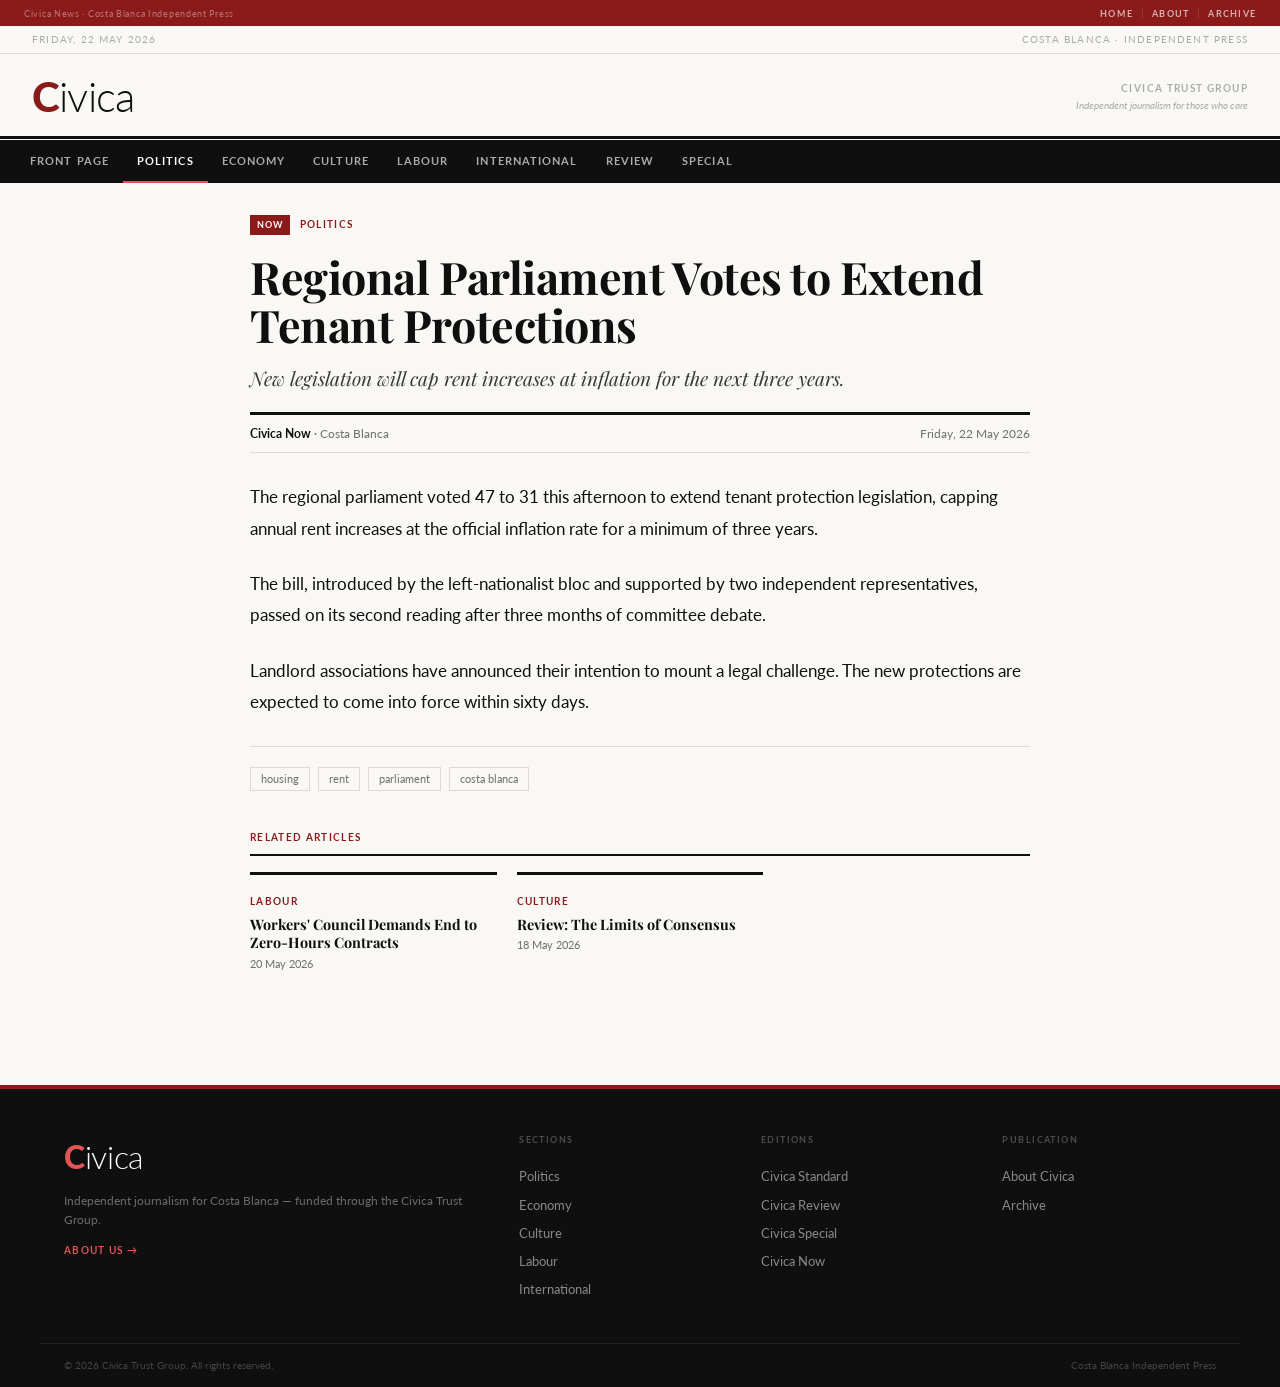
<file: parliament-tenant-protections.html>
<!DOCTYPE html>
<html lang="en">
<head>
  <meta charset="UTF-8">
  <meta name="viewport" content="width=device-width, initial-scale=1.0">
  <title>Regional Parliament Votes to Extend Tenant Protections — Civica News</title>
  <link rel="preconnect" href="https://fonts.googleapis.com">
  <link href="https://fonts.googleapis.com/css2?family=Lato:ital,wght@0,300;0,400;0,700;0,900;1,400&family=Playfair+Display:ital,wght@0,400;0,700;1,400&display=swap" rel="stylesheet">
  <link rel="stylesheet" href="article.css">
</head>
<body>
<div class="topbar">
  <span class="topbar-pub">Civica News · Costa Blanca Independent Press</span>
  <div class="topbar-links">
    <a href="../index.html">Home</a><span class="sep">|</span>
    <a href="../about.html">About</a><span class="sep">|</span>
    <a href="../articles/">Archive</a>
  </div>
</div>
<header class="masthead">
  <div class="date-strip">
    <div class="dateline">Friday, 22 May 2026</div>
    <div class="dateline right">Costa Blanca · Independent Press</div>
  </div>
  <div class="logo-row">
    <a href="../index.html" class="logo"><span class="c">C</span>ivica</a>
    <div class="logo-sub">
      <div class="logo-sub-name">Civica Trust Group</div>
      <div class="logo-sub-tag"><em>Independent journalism for those who care</em></div>
    </div>
  </div>
  <div class="double-rule"></div>
  <nav class="main-nav">
    <a href="../index.html">Front Page</a>
    <a href="#" class="active">Politics</a>
    <a href="#">Economy</a><a href="#">Culture</a><a href="#">Labour</a>
    <a href="#">International</a><a href="#">Review</a><a href="#">Special</a>
  </nav>
</header>
<div class="article-wrap">
  <div class="article-header">
    <div class="breadcrumb">
      <span class="badge badge-Now">Now</span>
      <span class="cat">Politics</span>
    </div>
    <h1 class="article-title">Regional Parliament Votes to Extend Tenant Protections</h1>
    <p class="article-subtitle">New legislation will cap rent increases at inflation for the next three years.</p>
    <div class="article-meta">
      <span><strong>Civica Now</strong> · Costa Blanca</span>
      <time>Friday, 22 May 2026</time>
    </div>
  </div>
  <div class="article-body">
    <p>The regional parliament voted 47 to 31 this afternoon to extend tenant protection legislation, capping annual rent increases at the official inflation rate for a minimum of three years.</p>
    <p>The bill, introduced by the left-nationalist bloc and supported by two independent representatives, passed on its second reading after three months of committee debate.</p>
    <p>Landlord associations have announced their intention to mount a legal challenge. The new protections are expected to come into force within sixty days.</p>
  </div>
  <div class="article-tags">
    <a href="#">housing</a><a href="#">rent</a><a href="#">parliament</a><a href="#">costa blanca</a>
  </div>
  <div class="related">
    <p class="related-label">Related Articles</p>
    <div class="related-grid">
      <a href="workers-council-zero-hours.html" class="related-item">
        <span class="cat">Labour</span>
        <h4>Workers' Council Demands End to Zero-Hours Contracts</h4>
        <p class="byline">20 May 2026</p>
      </a>
      <a href="review-limits-of-consensus.html" class="related-item">
        <span class="cat">Culture</span>
        <h4>Review: The Limits of Consensus</h4>
        <p class="byline">18 May 2026</p>
      </a>
    </div>
  </div>
</div>
<footer class="site-footer">
  <div class="footer-accent"></div>
  <div class="footer-inner">
    <div class="footer-brand">
      <div class="footer-logo"><span>C</span>ivica</div>
      <p>Independent journalism for Costa Blanca — funded through the Civica Trust Group.</p>
      <a href="../about.html" class="footer-about">About us →</a>
    </div>
    <div class="footer-col"><p class="footer-heading">Sections</p><a href="#">Politics</a><a href="#">Economy</a><a href="#">Culture</a><a href="#">Labour</a><a href="#">International</a></div>
    <div class="footer-col"><p class="footer-heading">Editions</p><a href="#">Civica Standard</a><a href="#">Civica Review</a><a href="#">Civica Special</a><a href="#">Civica Now</a></div>
    <div class="footer-col"><p class="footer-heading">Publication</p><a href="../about.html">About Civica</a><a href="../articles/">Archive</a></div>
  </div>
  <div class="footer-bottom"><span>© 2026 Civica Trust Group. All rights reserved.</span><span>Costa Blanca Independent Press</span></div>
</footer>
</body>
</html>
</file>
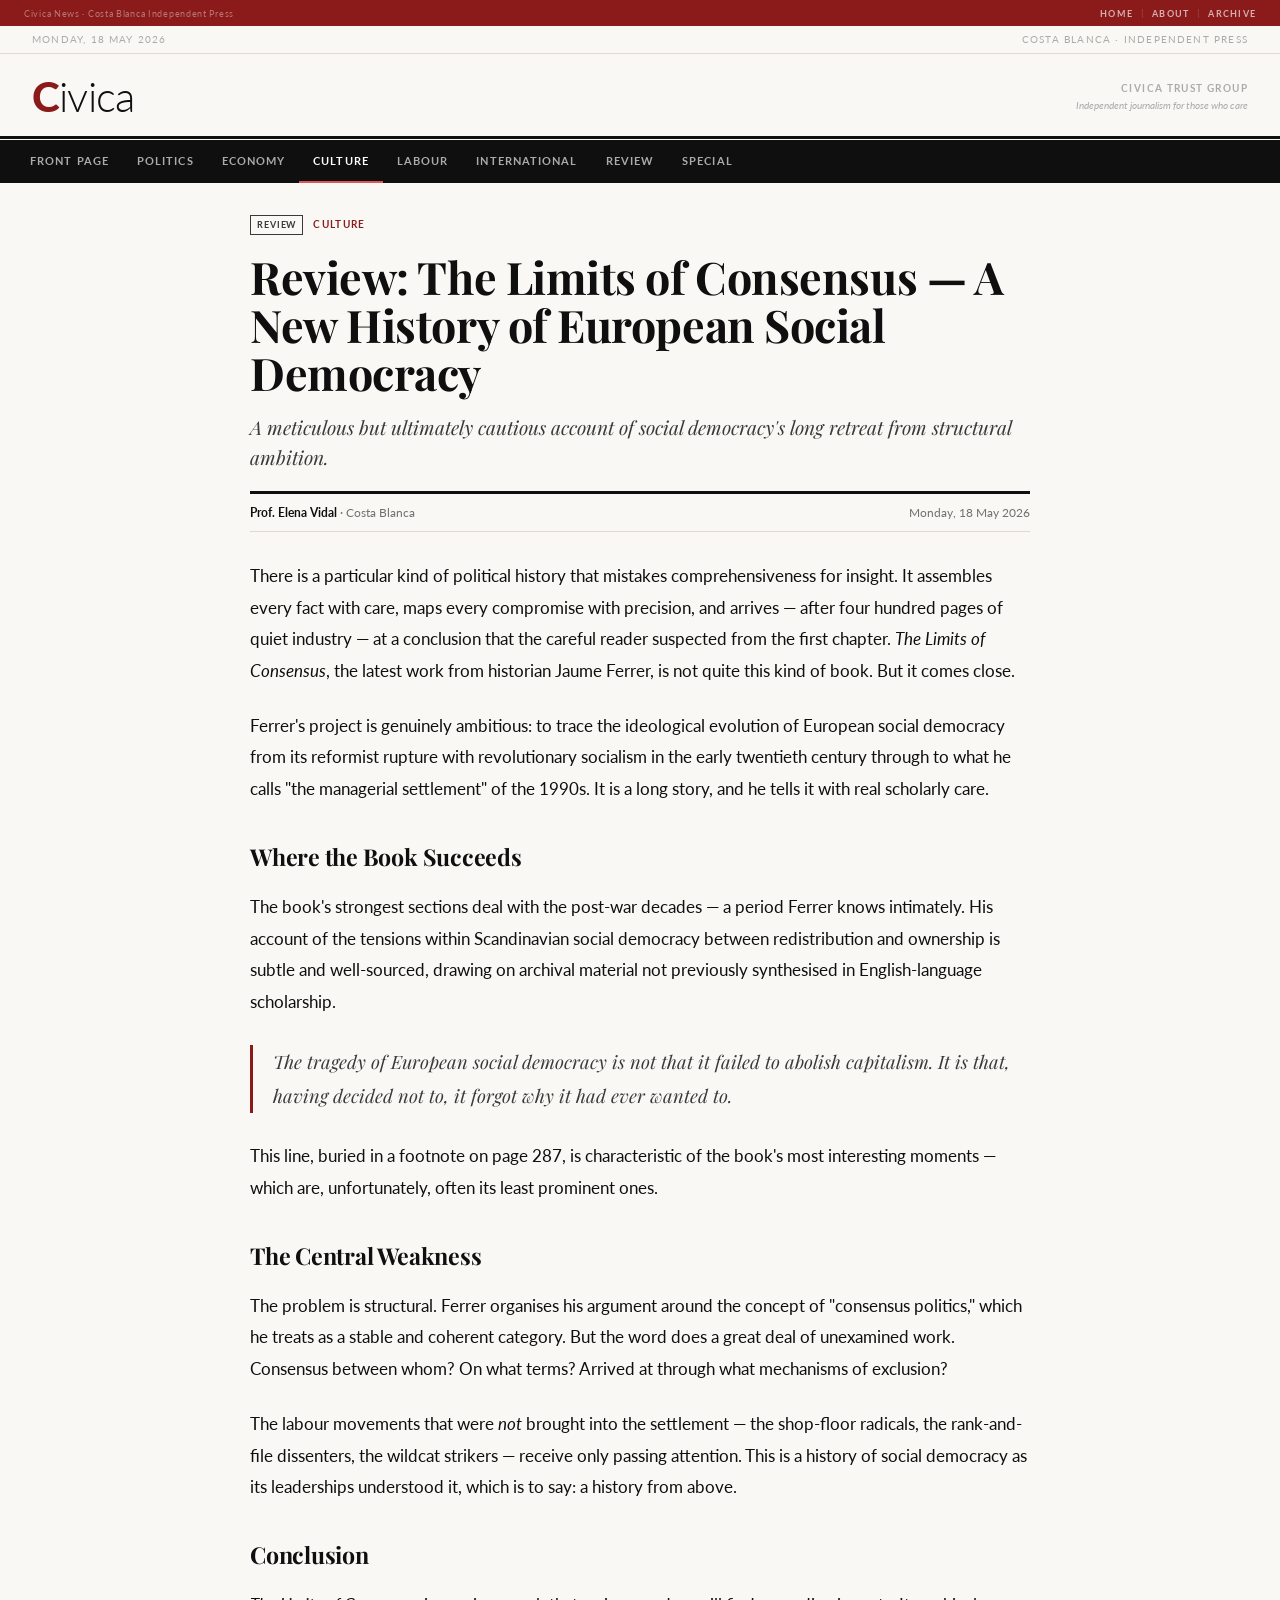
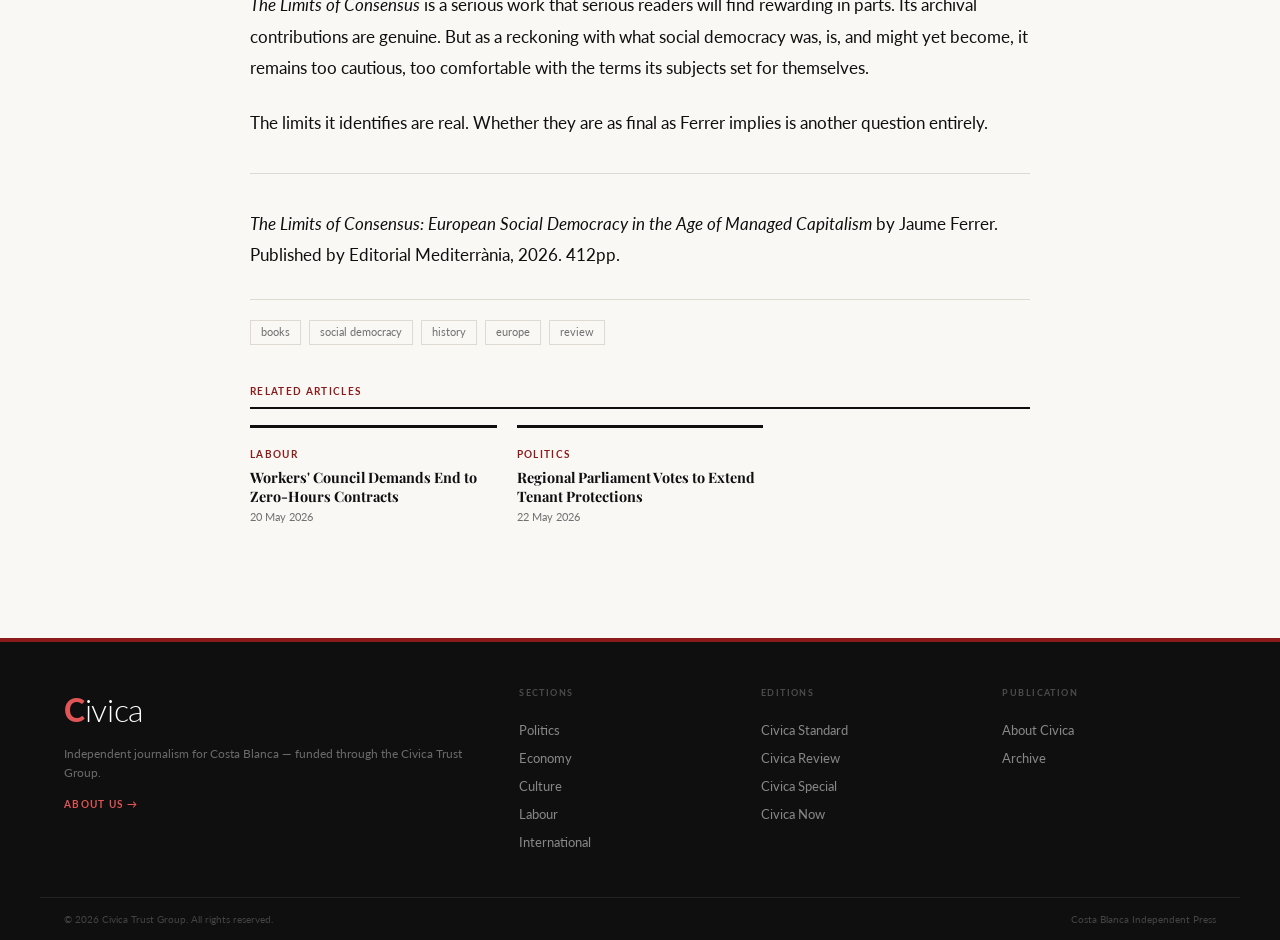
<file: review-limits-of-consensus.html>
<!DOCTYPE html>
<html lang="en">
<head>
  <meta charset="UTF-8">
  <meta name="viewport" content="width=device-width, initial-scale=1.0">
  <title>Review: The Limits of Consensus — Civica News</title>
  <link rel="preconnect" href="https://fonts.googleapis.com">
  <link href="https://fonts.googleapis.com/css2?family=Lato:ital,wght@0,300;0,400;0,700;0,900;1,400&family=Playfair+Display:ital,wght@0,400;0,700;1,400&display=swap" rel="stylesheet">
  <link rel="stylesheet" href="article.css">
</head>
<body>
<div class="topbar">
  <span class="topbar-pub">Civica News · Costa Blanca Independent Press</span>
  <div class="topbar-links">
    <a href="../index.html">Home</a><span class="sep">|</span>
    <a href="../about.html">About</a><span class="sep">|</span>
    <a href="../articles/">Archive</a>
  </div>
</div>
<header class="masthead">
  <div class="date-strip">
    <div class="dateline">Monday, 18 May 2026</div>
    <div class="dateline right">Costa Blanca · Independent Press</div>
  </div>
  <div class="logo-row">
    <a href="../index.html" class="logo"><span class="c">C</span>ivica</a>
    <div class="logo-sub">
      <div class="logo-sub-name">Civica Trust Group</div>
      <div class="logo-sub-tag"><em>Independent journalism for those who care</em></div>
    </div>
  </div>
  <div class="double-rule"></div>
  <nav class="main-nav">
    <a href="../index.html">Front Page</a>
    <a href="#">Politics</a><a href="#">Economy</a>
    <a href="#" class="active">Culture</a>
    <a href="#">Labour</a><a href="#">International</a><a href="#">Review</a><a href="#">Special</a>
  </nav>
</header>
<div class="article-wrap">
  <div class="article-header">
    <div class="breadcrumb">
      <span class="badge badge-Review">Review</span>
      <span class="cat">Culture</span>
    </div>
    <h1 class="article-title">Review: The Limits of Consensus — A New History of European Social Democracy</h1>
    <p class="article-subtitle">A meticulous but ultimately cautious account of social democracy's long retreat from structural ambition.</p>
    <div class="article-meta">
      <span><strong>Prof. Elena Vidal</strong> · Costa Blanca</span>
      <time>Monday, 18 May 2026</time>
    </div>
  </div>
  <div class="article-body">
    <p>There is a particular kind of political history that mistakes comprehensiveness for insight. It assembles every fact with care, maps every compromise with precision, and arrives — after four hundred pages of quiet industry — at a conclusion that the careful reader suspected from the first chapter. <em>The Limits of Consensus</em>, the latest work from historian Jaume Ferrer, is not quite this kind of book. But it comes close.</p>
    <p>Ferrer's project is genuinely ambitious: to trace the ideological evolution of European social democracy from its reformist rupture with revolutionary socialism in the early twentieth century through to what he calls "the managerial settlement" of the 1990s. It is a long story, and he tells it with real scholarly care.</p>
    <h2>Where the Book Succeeds</h2>
    <p>The book's strongest sections deal with the post-war decades — a period Ferrer knows intimately. His account of the tensions within Scandinavian social democracy between redistribution and ownership is subtle and well-sourced, drawing on archival material not previously synthesised in English-language scholarship.</p>
    <blockquote>The tragedy of European social democracy is not that it failed to abolish capitalism. It is that, having decided not to, it forgot why it had ever wanted to.</blockquote>
    <p>This line, buried in a footnote on page 287, is characteristic of the book's most interesting moments — which are, unfortunately, often its least prominent ones.</p>
    <h2>The Central Weakness</h2>
    <p>The problem is structural. Ferrer organises his argument around the concept of "consensus politics," which he treats as a stable and coherent category. But the word does a great deal of unexamined work. Consensus between whom? On what terms? Arrived at through what mechanisms of exclusion?</p>
    <p>The labour movements that were <em>not</em> brought into the settlement — the shop-floor radicals, the rank-and-file dissenters, the wildcat strikers — receive only passing attention. This is a history of social democracy as its leaderships understood it, which is to say: a history from above.</p>
    <h2>Conclusion</h2>
    <p><em>The Limits of Consensus</em> is a serious work that serious readers will find rewarding in parts. Its archival contributions are genuine. But as a reckoning with what social democracy was, is, and might yet become, it remains too cautious, too comfortable with the terms its subjects set for themselves.</p>
    <p>The limits it identifies are real. Whether they are as final as Ferrer implies is another question entirely.</p>
    <hr>
    <p><em>The Limits of Consensus: European Social Democracy in the Age of Managed Capitalism</em> by Jaume Ferrer. Published by Editorial Mediterrània, 2026. 412pp.</p>
  </div>
  <div class="article-tags">
    <a href="#">books</a><a href="#">social democracy</a><a href="#">history</a><a href="#">europe</a><a href="#">review</a>
  </div>
  <div class="related">
    <p class="related-label">Related Articles</p>
    <div class="related-grid">
      <a href="workers-council-zero-hours.html" class="related-item">
        <span class="cat">Labour</span>
        <h4>Workers' Council Demands End to Zero-Hours Contracts</h4>
        <p class="byline">20 May 2026</p>
      </a>
      <a href="parliament-tenant-protections.html" class="related-item">
        <span class="cat">Politics</span>
        <h4>Regional Parliament Votes to Extend Tenant Protections</h4>
        <p class="byline">22 May 2026</p>
      </a>
    </div>
  </div>
</div>
<footer class="site-footer">
  <div class="footer-accent"></div>
  <div class="footer-inner">
    <div class="footer-brand">
      <div class="footer-logo"><span>C</span>ivica</div>
      <p>Independent journalism for Costa Blanca — funded through the Civica Trust Group.</p>
      <a href="../about.html" class="footer-about">About us →</a>
    </div>
    <div class="footer-col"><p class="footer-heading">Sections</p><a href="#">Politics</a><a href="#">Economy</a><a href="#">Culture</a><a href="#">Labour</a><a href="#">International</a></div>
    <div class="footer-col"><p class="footer-heading">Editions</p><a href="#">Civica Standard</a><a href="#">Civica Review</a><a href="#">Civica Special</a><a href="#">Civica Now</a></div>
    <div class="footer-col"><p class="footer-heading">Publication</p><a href="../about.html">About Civica</a><a href="../articles/">Archive</a></div>
  </div>
  <div class="footer-bottom"><span>© 2026 Civica Trust Group. All rights reserved.</span><span>Costa Blanca Independent Press</span></div>
</footer>
</body>
</html>
</file>
<file: article.css>
*, *::before, *::after { box-sizing: border-box; margin: 0; padding: 0; }
    :root {
      --crimson: #8B1A1A; --crimson-light: #e05555;
      --ink: #0f0f0f; --ink-2: #3a3a3a; --ink-3: #707070; --ink-4: #aaaaaa;
      --paper: #f9f8f5; --paper-warm: #f1efe9; --rule: #dedad2;
      --sans: 'Lato', sans-serif; --serif: 'Playfair Display', Georgia, serif; --max: 1200px;
    }
    html { -webkit-font-smoothing: antialiased; }
    body { font-family: var(--sans); background: var(--paper); color: var(--ink); line-height: 1.5; }
    a { text-decoration: none; color: inherit; }

    .topbar { background: var(--crimson); color: rgba(255,255,255,0.8); font-size: 0.6rem; padding: 6px 24px; display: flex; align-items: center; justify-content: space-between; gap: 16px; }
    .topbar a { color: rgba(255,255,255,0.65); font-weight: 700; font-size: 0.55rem; letter-spacing: 0.14em; text-transform: uppercase; }
    .topbar a:hover { color: #fff; }
    .topbar-links { display: flex; gap: 8px; align-items: center; }
    .topbar-pub { font-size: 0.55rem; color: rgba(255,255,255,0.4); letter-spacing: 0.08em; }
    .sep { color: rgba(255,255,255,0.2); }

    .masthead { background: var(--paper); }
    .date-strip { display: flex; justify-content: space-between; padding: 6px 32px; border-bottom: 1px solid var(--rule); }
    .dateline { font-size: 0.62rem; color: var(--ink-4); text-transform: uppercase; letter-spacing: 0.12em; }
    .logo-row { display: flex; align-items: center; justify-content: space-between; padding: 22px 32px 18px; }
    .logo { font-family: var(--sans); font-weight: 300; font-size: 2.6rem; letter-spacing: -0.02em; color: var(--ink); line-height: 1; }
    .logo .c { font-weight: 900; color: var(--crimson); }
    .logo-sub { text-align: right; }
    .logo-sub-name { font-size: 0.62rem; color: var(--ink-4); text-transform: uppercase; letter-spacing: 0.14em; font-weight: 700; }
    .logo-sub-tag { font-size: 0.62rem; color: var(--ink-4); margin-top: 2px; font-style: italic; }
    .double-rule { border-top: 3px solid var(--ink); border-bottom: 1px solid var(--ink); height: 5px; }
    .main-nav { background: var(--ink); display: flex; overflow-x: auto; padding: 0 16px; scrollbar-width: none; }
    .main-nav::-webkit-scrollbar { display: none; }
    .main-nav a { color: rgba(255,255,255,0.65); font-size: 0.68rem; font-weight: 700; text-transform: uppercase; letter-spacing: 0.1em; padding: 12px 14px; white-space: nowrap; border-bottom: 2px solid transparent; transition: color 0.15s, border-color 0.15s; }
    .main-nav a:hover, .main-nav a.active { color: #fff; border-bottom-color: var(--crimson-light); }

    .article-wrap { max-width: var(--max); margin: 0 auto; padding: 32px 24px 64px; }
    .article-header { max-width: 780px; margin: 0 auto 28px; }
    .breadcrumb { display: flex; align-items: center; gap: 10px; margin-bottom: 18px; }
    .badge { font-size: 0.56rem; font-weight: 700; text-transform: uppercase; letter-spacing: 0.1em; padding: 2px 6px; border: 1px solid currentColor; }
    .badge-Standard { color: var(--crimson); }
    .badge-Now, .badge-Live { background: var(--crimson); color: #fff; border-color: var(--crimson); }
    .badge-Review { color: var(--ink-2); border-color: var(--ink-2); }
    .badge-Special { color: var(--crimson); }
    .cat { font-size: 0.6rem; font-weight: 700; text-transform: uppercase; letter-spacing: 0.14em; color: var(--crimson); }

    .article-title { font-family: var(--serif); font-size: 2.8rem; font-weight: 700; line-height: 1.08; letter-spacing: -0.01em; color: var(--ink); margin-bottom: 14px; }
    .article-subtitle { font-family: var(--serif); font-style: italic; font-size: 1.2rem; color: var(--ink-2); line-height: 1.6; margin-bottom: 18px; }
    .article-meta { border-top: 3px solid var(--ink); border-bottom: 1px solid var(--rule); padding: 10px 0; display: flex; justify-content: space-between; flex-wrap: wrap; gap: 6px; font-size: 0.72rem; color: var(--ink-3); }
    .article-meta strong { color: var(--ink); }

    .article-img { max-width: 780px; margin: 0 auto 28px; }
    .article-img img { width: 100%; max-height: 520px; object-fit: cover; display: block; }
    .article-img figcaption { font-size: 0.7rem; color: var(--ink-4); margin-top: 6px; font-style: italic; }

    .article-body { max-width: 780px; margin: 0 auto; font-size: 1.0625rem; line-height: 1.85; }
    .article-body p { margin-bottom: 1.4em; }
    .article-body h2 { font-family: var(--serif); font-size: 1.45rem; font-weight: 700; margin: 2rem 0 0.75rem; letter-spacing: -0.01em; }
    .article-body h3 { font-family: var(--serif); font-size: 1.2rem; font-weight: 700; margin: 1.5rem 0 0.5rem; }
    .article-body blockquote { font-family: var(--serif); font-style: italic; font-size: 1.15rem; border-left: 3px solid var(--crimson); padding-left: 20px; color: var(--ink-2); margin: 1.5em 0; }
    .article-body a { color: var(--crimson); text-decoration: underline; text-decoration-color: rgba(139,26,26,0.3); }
    .article-body strong { font-weight: 700; }
    .article-body em { font-style: italic; }
    .article-body ul, .article-body ol { margin: 1em 0 1.4em 1.5em; }
    .article-body li { margin-bottom: 0.4em; }
    .article-body hr { border: none; border-top: 1px solid var(--rule); margin: 2em 0; }

    .article-tags { max-width: 780px; margin: 28px auto 0; padding-top: 20px; border-top: 1px solid var(--rule); display: flex; flex-wrap: wrap; gap: 8px; }
    .article-tags a { font-size: 0.7rem; border: 1px solid var(--rule); padding: 3px 10px; color: var(--ink-3); transition: all 0.15s; }
    .article-tags a:hover { border-color: var(--crimson); color: var(--crimson); }

    .related { max-width: 780px; margin: 40px auto 0; }
    .related-label { font-size: 0.6rem; font-weight: 700; text-transform: uppercase; letter-spacing: 0.14em; color: var(--crimson); border-bottom: 2px solid var(--ink); padding-bottom: 8px; margin-bottom: 16px; }
    .related-grid { display: grid; grid-template-columns: 1fr; gap: 20px; }
    @media (min-width: 640px) { .related-grid { grid-template-columns: repeat(3, 1fr); } }
    .related-item { border-top: 3px solid var(--ink); padding-top: 12px; display: block; transition: opacity 0.15s; }
    .related-item:hover h4 { color: var(--crimson); }
    .related-item .cat { font-size: 0.6rem; font-weight: 700; text-transform: uppercase; letter-spacing: 0.14em; color: var(--crimson); }
    .related-item h4 { font-family: var(--serif); font-size: 0.9rem; font-weight: 700; line-height: 1.3; margin: 4px 0; color: var(--ink); transition: color 0.15s; }
    .related-item .byline { font-size: 0.7rem; color: var(--ink-3); }

    .site-footer { background: var(--ink); color: rgba(255,255,255,0.5); font-size: 0.8rem; margin-top: 48px; }
    .footer-accent { height: 4px; background: var(--crimson); }
    .footer-inner { max-width: var(--max); margin: 0 auto; padding: 44px 24px; display: grid; grid-template-columns: 1fr; gap: 28px; }
    @media (min-width: 640px) { .footer-inner { grid-template-columns: 2fr 1fr 1fr 1fr; } }
    .footer-logo { font-family: var(--sans); font-weight: 300; font-size: 2rem; color: #fff; letter-spacing: -0.01em; margin-bottom: 10px; }
    .footer-logo span { font-weight: 900; color: var(--crimson-light); }
    .footer-brand p { line-height: 1.6; color: rgba(255,255,255,0.38); font-size: 0.73rem; margin-bottom: 12px; }
    .footer-about { font-size: 0.6rem; font-weight: 700; text-transform: uppercase; letter-spacing: 0.14em; color: #e05555; }
    .footer-heading { font-size: 0.56rem; font-weight: 700; text-transform: uppercase; letter-spacing: 0.16em; color: rgba(255,255,255,0.25); margin-bottom: 12px; }
    .footer-col { display: flex; flex-direction: column; gap: 9px; }
    .footer-col a { color: rgba(255,255,255,0.5); transition: color 0.15s; }
    .footer-col a:hover { color: #fff; }
    .footer-bottom { max-width: var(--max); margin: 0 auto; padding: 14px 24px; border-top: 1px solid rgba(255,255,255,0.08); display: flex; justify-content: space-between; flex-wrap: wrap; gap: 8px; font-size: 0.62rem; color: rgba(255,255,255,0.22); }

    @media (max-width: 600px) {
      .logo { font-size: 2rem; }
      .article-title { font-size: 2rem; }
      .logo-sub, .dateline.right { display: none; }
    }
</file>
